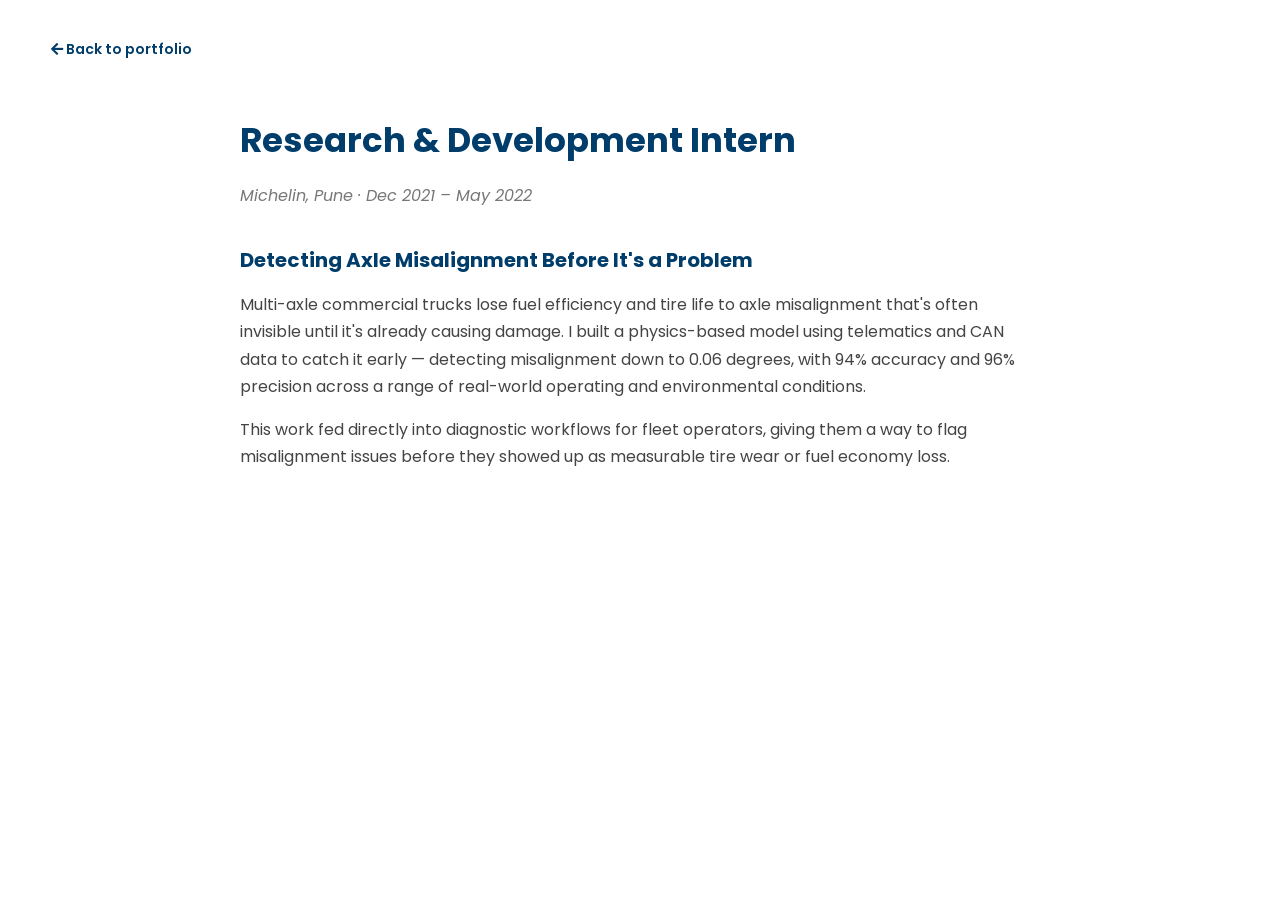
<file: michelin-intern.html>
<!DOCTYPE html>
<html lang="en">
<head>
    <meta charset="UTF-8">
    <meta name="viewport" content="width=device-width, initial-scale=1.0">
    <title>R&D Intern — Hrishil Shinde</title>
    <link rel="stylesheet" href="https://use.fontawesome.com/releases/v5.7.1/css/all.css" integrity="sha384-fnmOCqbTlWIlj8LyTjo7mOUStjsKC4pOpQbqyi7RrhN7udi9RwhKkMHpvLbHG9Sr" crossorigin="anonymous">
    <link rel="stylesheet" href="index.css">
</head>
<body>
    <div class="detail-header">
        <a href="index.html#experience" class="back-link"><i class="fas fa-arrow-left"></i> Back to portfolio</a>
    </div>
    <div class="detail-container">
        <h1>Research &amp; Development Intern</h1>
        <p class="meta">Michelin, Pune · Dec 2021 – May 2022</p>

        <h2>Detecting Axle Misalignment Before It's a Problem</h2>
        <p>Multi-axle commercial trucks lose fuel efficiency and tire life to axle misalignment that's often invisible until it's already causing damage. I built a physics-based model using telematics and CAN data to catch it early — detecting misalignment down to 0.06 degrees, with 94% accuracy and 96% precision across a range of real-world operating and environmental conditions.</p>
        <p>This work fed directly into diagnostic workflows for fleet operators, giving them a way to flag misalignment issues before they showed up as measurable tire wear or fuel economy loss.</p>
    </div>
</body>
</html>
</file>
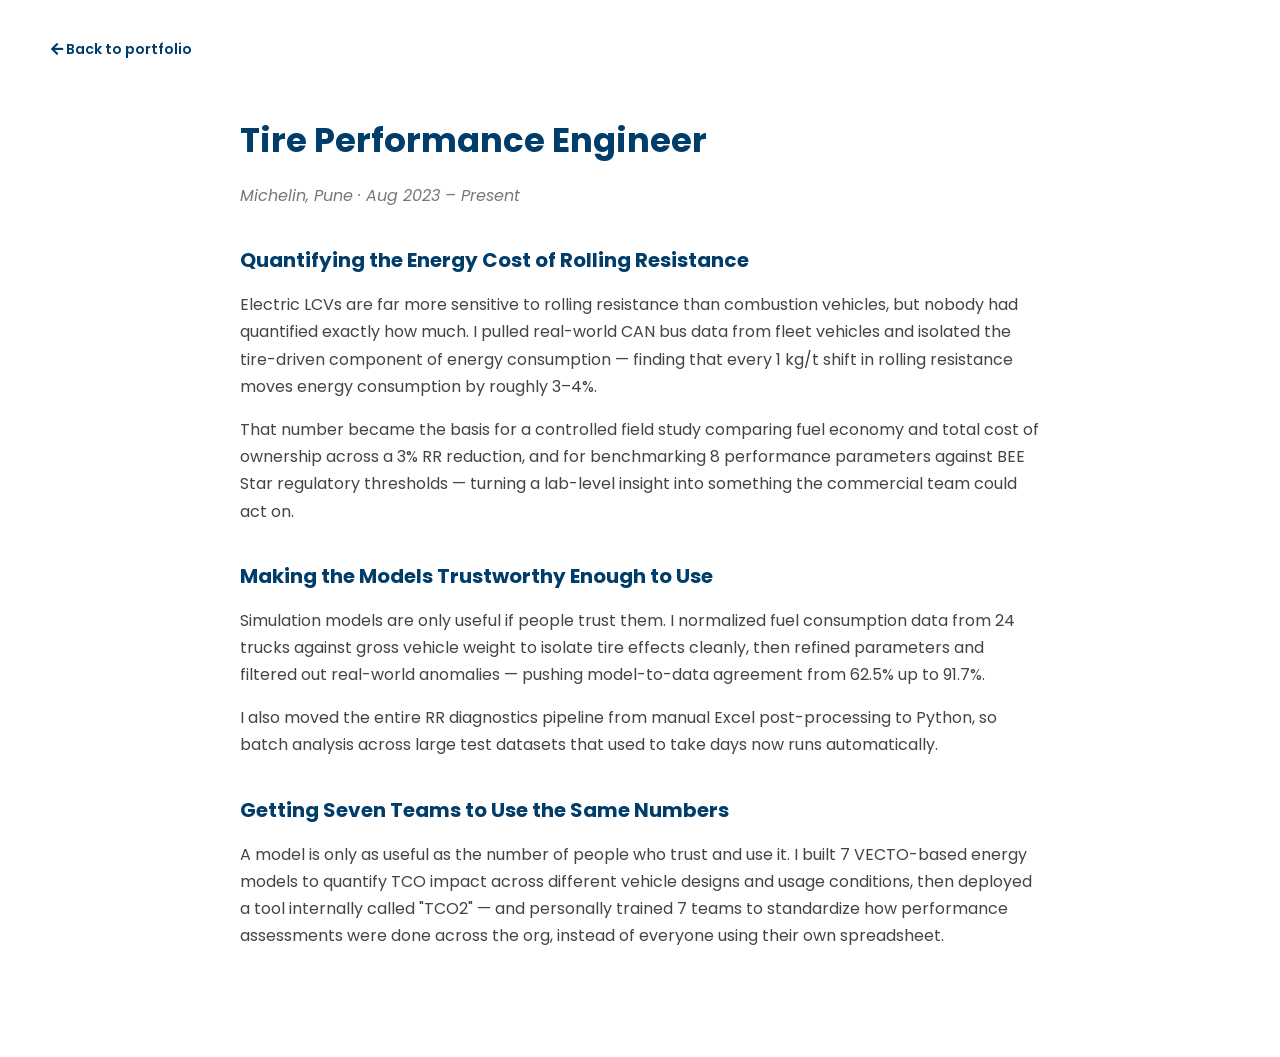
<file: michelin-tpe.html>
<!DOCTYPE html>
<html lang="en">
<head>
    <meta charset="UTF-8">
    <meta name="viewport" content="width=device-width, initial-scale=1.0">
    <title>Tire Performance Engineer — Hrishil Shinde</title>
    <link rel="stylesheet" href="https://use.fontawesome.com/releases/v5.7.1/css/all.css" integrity="sha384-fnmOCqbTlWIlj8LyTjo7mOUStjsKC4pOpQbqyi7RrhN7udi9RwhKkMHpvLbHG9Sr" crossorigin="anonymous">
    <link rel="stylesheet" href="index.css">
</head>
<body>
    <div class="detail-header">
        <a href="index.html#experience" class="back-link"><i class="fas fa-arrow-left"></i> Back to portfolio</a>
    </div>
    <div class="detail-container">
        <h1>Tire Performance Engineer</h1>
        <p class="meta">Michelin, Pune · Aug 2023 – Present</p>

        <h2>Quantifying the Energy Cost of Rolling Resistance</h2>
        <p>Electric LCVs are far more sensitive to rolling resistance than combustion vehicles, but nobody had quantified exactly how much. I pulled real-world CAN bus data from fleet vehicles and isolated the tire-driven component of energy consumption — finding that every 1 kg/t shift in rolling resistance moves energy consumption by roughly 3–4%.</p>
        <p>That number became the basis for a controlled field study comparing fuel economy and total cost of ownership across a 3% RR reduction, and for benchmarking 8 performance parameters against BEE Star regulatory thresholds — turning a lab-level insight into something the commercial team could act on.</p>

        <h2>Making the Models Trustworthy Enough to Use</h2>
        <p>Simulation models are only useful if people trust them. I normalized fuel consumption data from 24 trucks against gross vehicle weight to isolate tire effects cleanly, then refined parameters and filtered out real-world anomalies — pushing model-to-data agreement from 62.5% up to 91.7%.</p>
        <p>I also moved the entire RR diagnostics pipeline from manual Excel post-processing to Python, so batch analysis across large test datasets that used to take days now runs automatically.</p>

        <h2>Getting Seven Teams to Use the Same Numbers</h2>
        <p>A model is only as useful as the number of people who trust and use it. I built 7 VECTO-based energy models to quantify TCO impact across different vehicle designs and usage conditions, then deployed a tool internally called "TCO2" — and personally trained 7 teams to standardize how performance assessments were done across the org, instead of everyone using their own spreadsheet.</p>
    </div>
</body>
</html>
</file>
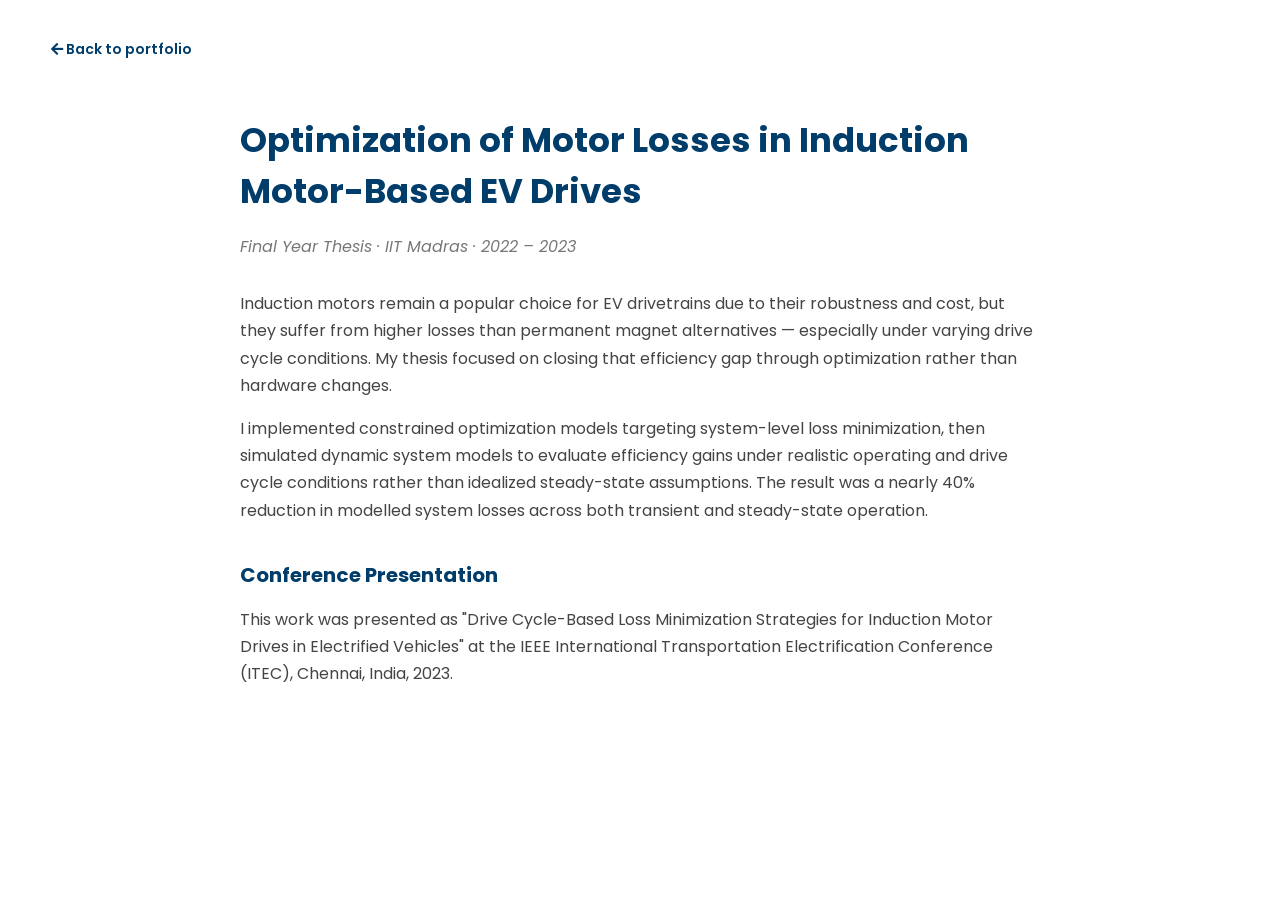
<file: thesis.html>
<!DOCTYPE html>
<html lang="en">
<head>
    <meta charset="UTF-8">
    <meta name="viewport" content="width=device-width, initial-scale=1.0">
    <title>Final Year Thesis — Hrishil Shinde</title>
    <link rel="stylesheet" href="https://use.fontawesome.com/releases/v5.7.1/css/all.css" integrity="sha384-fnmOCqbTlWIlj8LyTjo7mOUStjsKC4pOpQbqyi7RrhN7udi9RwhKkMHpvLbHG9Sr" crossorigin="anonymous">
    <link rel="stylesheet" href="index.css">
</head>
<body>
    <div class="detail-header">
        <a href="index.html#academics" class="back-link"><i class="fas fa-arrow-left"></i> Back to portfolio</a>
    </div>
    <div class="detail-container">
        <h1>Optimization of Motor Losses in Induction Motor-Based EV Drives</h1>
        <p class="meta">Final Year Thesis · IIT Madras · 2022 – 2023</p>

        <p>Induction motors remain a popular choice for EV drivetrains due to their robustness and cost, but they suffer from higher losses than permanent magnet alternatives — especially under varying drive cycle conditions. My thesis focused on closing that efficiency gap through optimization rather than hardware changes.</p>
        <p>I implemented constrained optimization models targeting system-level loss minimization, then simulated dynamic system models to evaluate efficiency gains under realistic operating and drive cycle conditions rather than idealized steady-state assumptions. The result was a nearly 40% reduction in modelled system losses across both transient and steady-state operation.</p>

        <h2>Conference Presentation</h2>
        <p>This work was presented as "Drive Cycle-Based Loss Minimization Strategies for Induction Motor Drives in Electrified Vehicles" at the IEEE International Transportation Electrification Conference (ITEC), Chennai, India, 2023.</p>
    </div>
</body>
</html>
</file>
<file: index.css>
@import url('https://fonts.googleapis.com/css?family=Poppins');

body {
    font-family: 'Poppins', sans-serif;
    padding:0px;
    margin:0px;
    max-width:100vw;
    overflow-x:hidden;
    scroll-behavior: smooth;
}
#loading {
    width: 100vw;
    height: 100vh;
    position: fixed;
    background: white;
    z-index: 999;
    display: flex;
    justify-content: center;
    flex-direction: column;
    align-items: center;
}
#spinner {
    animation: rotate 0.56s infinite linear;
    width:50px;
    height:50px;
    border:12px solid #003D6A;
    border-bottom:12px solid #fff;
    border-radius:50%;
    margin:0;
}
@keyframes rotate {
    0% {transform: rotate(0deg);}
    100% {transform: rotate(360deg);}
}
header {
    width:92vw;
    padding:6vh 4vw;
    position:fixed;
    font-weight:bold;
    background:transparent;
    color:#fff;
    transition:0.4s ease-in-out;
    z-index:2;
}
header table {
    width:100%;
}
#logo {
    width:20%;
    font-size:24px;
    color:#003D6A;
}
#navigation {
    width:80%;
    text-align:right;
}
#magnify {
    width:100vw;
    height:100vh;
    background:rgba(0, 0, 0, 0.92);
    position:fixed;
    z-index:4;
    display:none;
    flex-direction: column;
    justify-content:center;
}
#magnify h1 {
    position:absolute;
    top:0;
    right:0;
    margin:20px 40px;
    color:#fff;
    transition:0.4s ease-in-out;
}
#magnify h1:hover{
    color:#003D6A;
    cursor:pointer;
}
#img_here {
    width:90%;
    height:90%;
    background-size:contain !important;
    background-repeat:no-repeat !important;
    margin:0px auto;
}
#navigation a {
    color:inherit;
    text-decoration:none;
    padding:5px 10px;
    border-bottom:2px solid transparent;
    margin-left:4vw;
    transition:0.4s ease-in-out;
}
#navigation a:hover{
    border-bottom:2px solid #fff;
}
#top_part {
    width:100%;
    border:2vh solid #fff;
}
#top_part tr td{
    width:50%;
}
#about_hero {
    width:84% !important;
    height:95vh;
    display:flex;
    flex-direction:column;
    justify-content:center;
    text-align:left;
    padding:0px 8%;
}
#about_hero h1 {
    font-size:45px;
    word-wrap:break-word;
}
#about_hero table {
    width:70%;
    margin-top:4vh;
}
#about_hero table tr td {
    width:20% !important;
    text-align:left;
}
.social {
    color:#003D6A;
    font-size:23px;
    padding:12px 17px;
    border-radius:50%;
    background:transparent;
    transition:0.4s ease-in-out;
    font-weight:bold;
    margin:0px 8px;
}
.social:hover { 
    cursor: pointer;
    color:#fff;
    background:#003D6A;
    box-shadow:0px 10px 30px rgba(0, 61, 106, 0.5);
}
.btn_one {
    font-size:18px;
    font-family: 'Poppins', sans-serif;
    color:#003D6A;
    background:#fff;
    border:3px solid #003D6A;
    padding:8px 40px;
    width:35%;
    border-radius:80px;
    font-weight:bold;
    margin:2vh 0px;
    transition:0.4s ease-in-out;
}
.btn_one:hover {
    box-shadow:0px 10px 30px rgba(0, 61, 106, 0.5);
    cursor:pointer;
    color:#fff;
    background:#003D6A;
}
#rightImage {
    width:100%;
    height:95vh;
    background:linear-gradient(0deg,rgba(0, 61, 106, 0.85),rgba(0, 61, 106, 0.85)),url("https://images.unsplash.com/photo-1506057527569-6a0285b2fcc1?ixlib=rb-1.2.1&ixid=eyJhcHBfaWQiOjEyMDd9&w=1000&q=60") center center;
    background-size:cover;
    background-repeat:no-repeat;
}

/* ---- Section headings shared style ---- */
#about, #experience, #academics, #contact {
    width:92vw;
    padding:6vh 4vw;
}
#about h1, #experience h1, #academics h1, #contact h1 {
    padding:5px 0px;
    border-bottom:4px solid #003D6A;
    display:inline-block;
}
#about p {
    font-size:16px;
    line-height:1.7;
    color:#333;
    max-width:800px;
}

/* ---- Experience & Academics: project cards ---- */
#photos {
    width:100%;
    display:flex;
    flex-wrap:wrap;
    gap:24px;
    margin-top:4vh;
    align-items:flex-start;
}
.project-card {
    background:#ffffff;
    border:1px solid #e0e0e0;
    border-radius:8px;
    overflow:hidden;
    width:300px;
    box-shadow:0 4px 12px rgba(0, 61, 106, 0.12);
    transition:transform 0.2s ease, box-shadow 0.2s ease;
}
.project-card:hover {
    transform: translateY(-6px);
    box-shadow:0 8px 20px rgba(0, 61, 106, 0.2);
    cursor:pointer;
}
.project-card img {
    width:100%;
    height:180px;
    object-fit:cover;
    display:block;
    border-bottom:3px solid #003D6A;
}
.project-card h3 {
    color:#003D6A;
    font-size:18px;
    margin:16px 16px 8px;
}
.project-card p {
    color:#444;
    font-size:14px;
    line-height:1.5;
    margin:0 16px 12px;
}
.project-card a {
    display:inline-block;
    margin:0 16px 16px;
    color:#003D6A;
    text-decoration:none;
    font-weight:600;
    font-size:14px;
    border-bottom:2px solid transparent;
}
.project-card a:hover {
    border-bottom:2px solid #003D6A;
}
#academics {
    background:#f7f9fb;
}
#academics .project-card {
    max-width:600px;
    margin:20px auto 0px;
}

/* ---- Experience: visual clickable cards ---- */
a.project-card {
    display: block;
    text-decoration: none;
    color: inherit;
}
.visual-card {
    width: 380px;
    padding: 0;
}
.card-header {
    background: #f4ede1;
    padding: 16px 20px;
    display: flex;
    justify-content: space-between;
    align-items: center;
}
.card-title {
    color: #1a1a1a;
    font-weight: 800;
    font-size: 16px;
    text-transform: lowercase;
}
.card-date {
    color: #555;
    font-size: 13px;
    font-weight: 600;
    white-space: nowrap;
}
.visual-card img {
    width: 100%;
    height: 260px;
    object-fit: cover;
    display: block;
    border-bottom: none;
}

/* ---- Detail pages ---- */
.detail-header {
    width: 92vw;
    padding: 4vh 4vw 2vh;
}
.back-link {
    display: inline-block;
    color: #003D6A;
    text-decoration: none;
    font-weight: 600;
    font-size: 14px;
}
.back-link:hover {
    text-decoration: underline;
}
.detail-container {
    max-width: 800px;
    margin: 4vh auto 12vh;
    padding: 0 20px;
}
.detail-container h1 {
    color: #003D6A;
    font-size: 34px;
    margin-bottom: 8px;
}
.detail-container .meta {
    color: #777;
    font-style: italic;
    margin-bottom: 30px;
}
.detail-container h2 {
    color: #003D6A;
    font-size: 20px;
    margin-top: 36px;
    margin-bottom: 10px;
}
.detail-container p {
    color: #444;
    font-size: 16px;
    line-height: 1.7;
    margin-bottom: 16px;
}

/* ---- Contact ---- */
#contact table {
    width:100%;
}
#contact table tr td {
    width:50%;
}
#inner_div table{
    width:100%;
}
#inner_div table tr td{
    font-weight:bold;
}
#inner_table tr td{
    padding:10px 20px !important;
}
#contact form {
    width:100%;
}
#contact form input {
    width:96%;
    margin:20px 1%;
    background:transparent;
    border:0px;
    border-bottom:3px solid rgba(0, 61, 106, 0.5);
    padding:8px 10px;
    font-family: 'Poppins', sans-serif;
    font-size:18px;
    transition:0.4s ease-in-out;
    color:#000;
    font-weight:bold;
}
#contact form textarea {
    width:96%;
    margin:20px 1%;
    padding:8px 10px;
    border:0px;
    border-bottom:3px solid rgba(0, 61, 106, 0.5);
    font-family: 'Poppins', sans-serif;
    font-size:18px;
    background:transparent;
    resize:none;
    transition:0.4s ease-in-out;
    color:#000;
    font-weight:bold;
}
#contact form input:focus {
    outline:none;
    border-bottom:3px solid #003D6A;
}
#contact form textarea:focus {
    outline:none;
    border-bottom:3px solid #003D6A;
}
#address {
    position:relative;
    top:-25px;
    left:30px;
}
#footer {
    width:100%;
    padding:10vh 0px;
    text-align:center;
    font-weight:bold;
}
#footer a {
    color:#003D6A;
    text-decoration:none;
}
::placeholder {
    color:#000;
}
button:focus {
    outline:none;
}
::-webkit-scrollbar {
    width:5px;
    height:5px;
}
::-webkit-scrollbar-track {
    background: #f1f1f1; 
}
::-webkit-scrollbar-thumb {
    background: rgb(0, 0, 0); 
}
::-webkit-scrollbar-thumb:hover {
    background: rgba(0, 0, 0,0.8); 
}

@media (max-width: 1000px){
    #photos {
        flex-direction:column;
        align-items:center;
    }
    .project-card {
        width:90%;
    }
    .visual-card {
        width:90%;
    }
    #rightImage {
        display:none;
    }
    #top_part {
        border:0px;
    }
    #top_part tr td{
        width:100%;
        text-align:center;
    }
    #about_hero {
        width:92% !important;
        height:75vh;
        padding-top:20vh !important;
        text-align:center;
        padding:0px 4%;
    }
    #about_hero table {
        width:100%;
        margin-top:6vh;
    }
    #about_hero table tr td {
        text-align:center;
    }
    .btn_one {
        padding:6px 30px;
        width:60%;
        margin:4vh auto;
        box-shadow:0px 10px 20px rgba(0, 61, 106, 0.5);
        background:#003D6A;
        color:#fff;
    }
    .btn_one:hover {
        box-shadow:0px 10px 40px rgba(0, 61, 106, 0.5);
        cursor:pointer;
    }
    #contact table tr td {
        width:100%;
        display:block;
    }
    #inner_table tr td{
        padding:10px 0px !important;
    }
    #contact form input {
        width:90%;
    }
    #contact form textarea {
        width:90%;
    }
    header {
        width:96vw;
        background:#fff;
        padding:4vh 2vw;
        position:absolute;
    }
    #header table tr td {
        width:100%;
        display:block;
        text-align:center;
        padding:15px 0px;
    }
    #navigation a {
        color:#000;
    }
}
</file>
